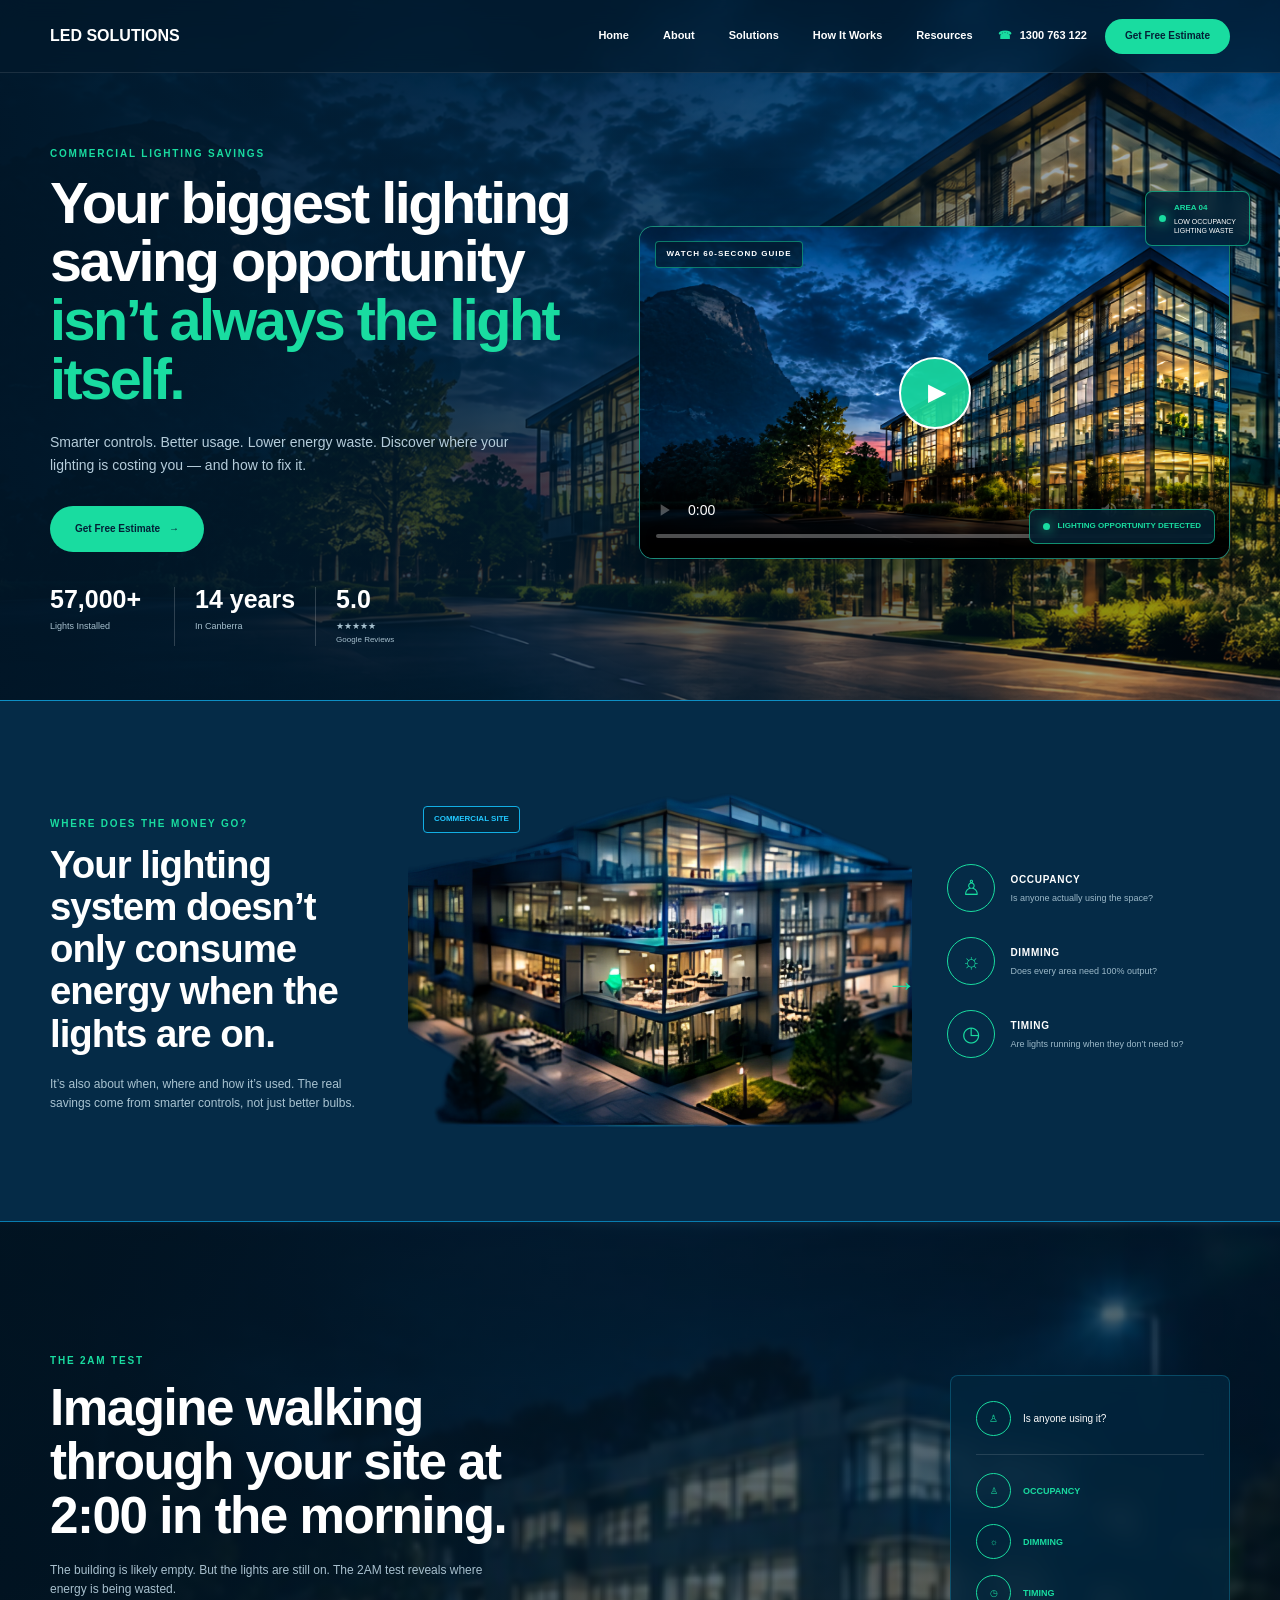
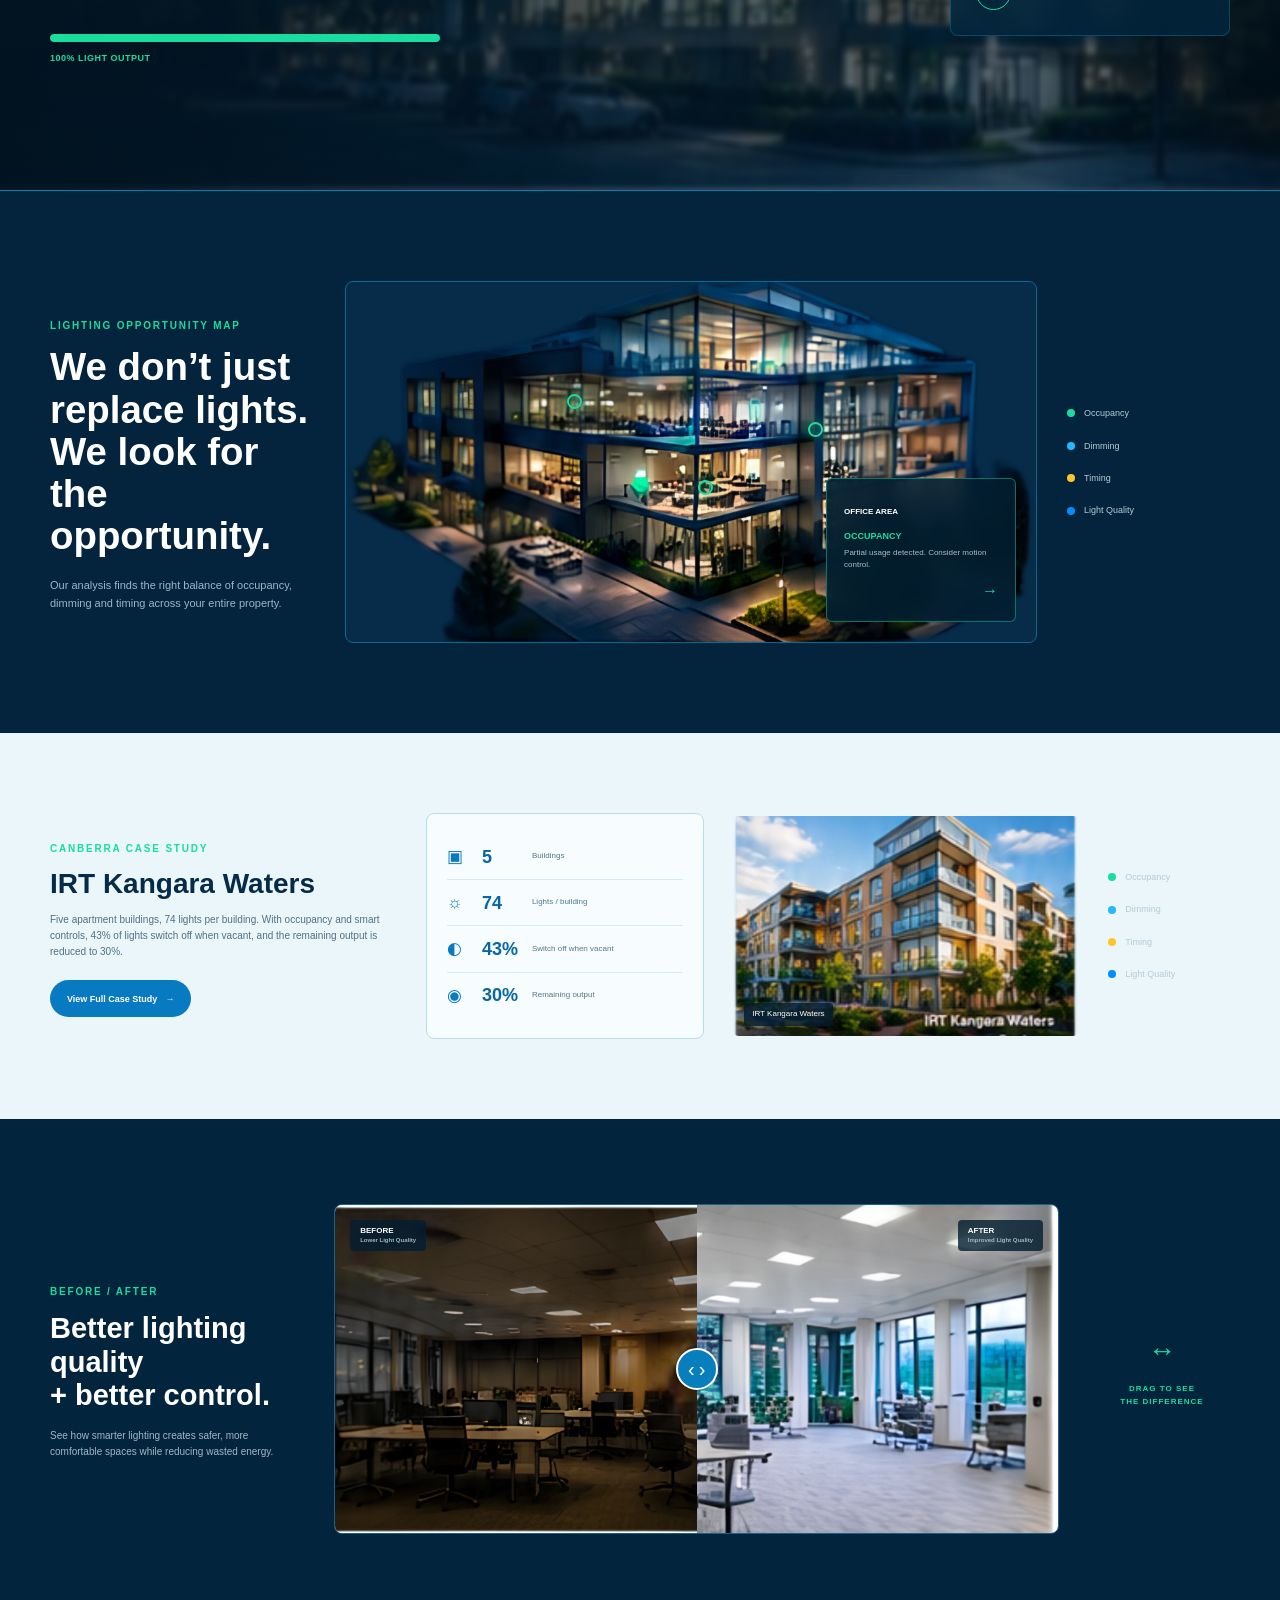
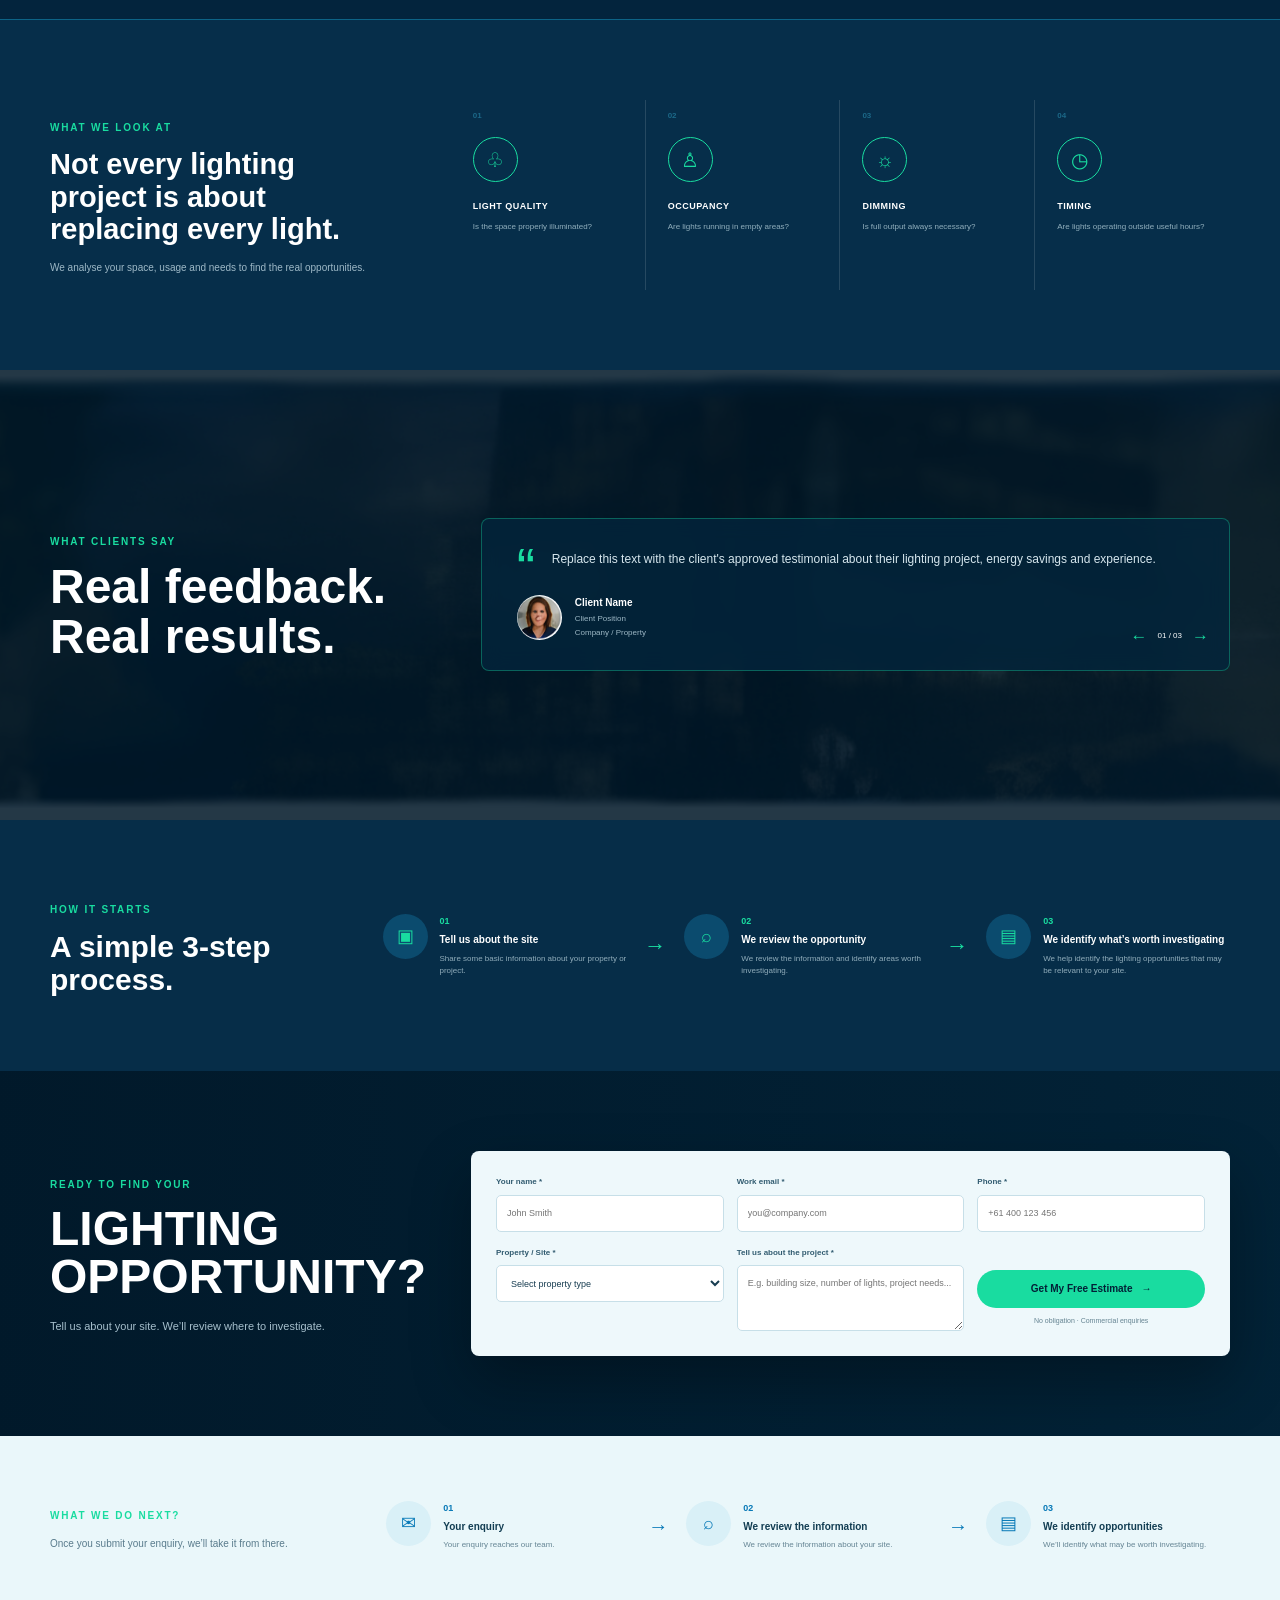
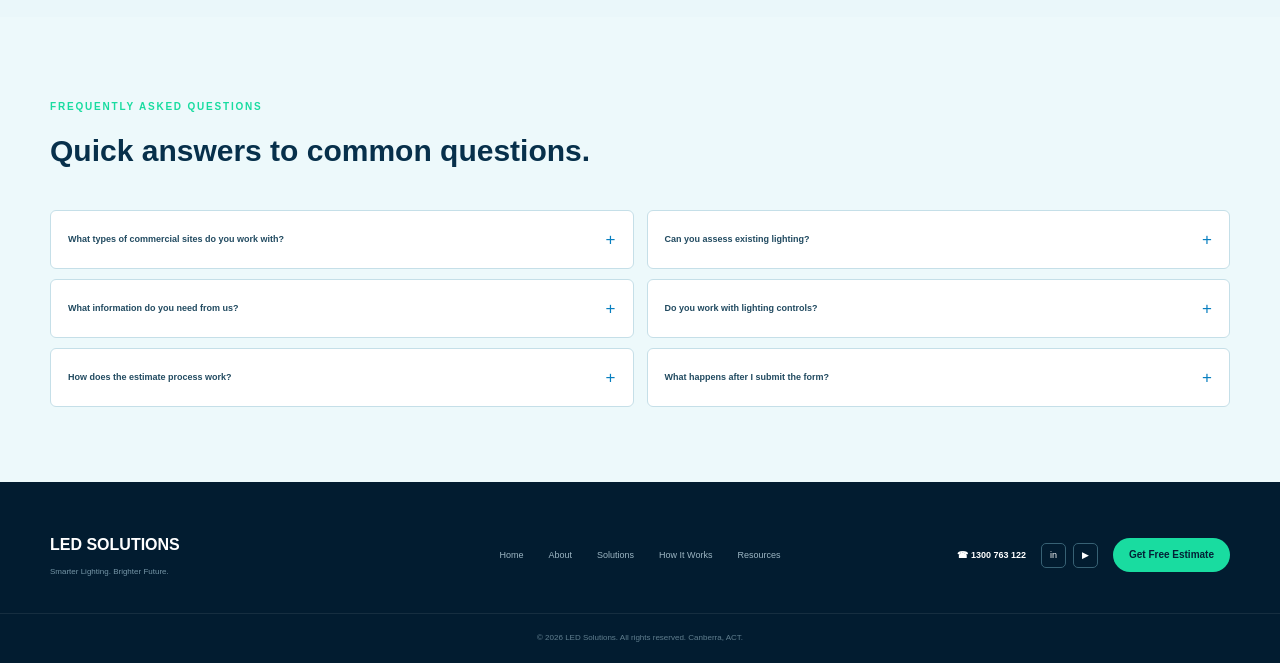
<file: Downlight Lead Page.html>
<!DOCTYPE html>
<html lang="en">
<head>
    <meta charset="UTF-8">
    <meta name="viewport" content="width=device-width, initial-scale=1.0">
    <meta name="description" content="Commercial lighting savings and LED lighting solutions for Australian businesses.">
    <title>Commercial Lighting Savings | LED Solutions</title>
    <link rel="stylesheet" href="css/Downlight_Lead_Page.css">
</head>
<body>

    <!-- === HEADER === -->
    <header class="site-header">
        <div class="container header-container">
            <a href="Downlight Lead Page.html" class="site-logo">
                <b>LED SOLUTIONS</b>
            </a>

            <nav class="main-navigation">
                <a href="Downlight Lead Page.html">Home</a>
                <a href="#about">About</a>
                <a href="#solutions">Solutions</a>
                <a href="#process">How It Works</a>
                <a href="#faq">Resources</a>
            </nav>

            <div class="header-actions">
                <a href="tel:1300763122" class="header-phone">
                    <span class="phone-icon">☎</span>
                    1300 763 122
                </a>
                <a href="#estimate" class="header-cta">Get Free Estimate</a>
            </div>

            <button class="menu-toggle" type="button" aria-label="Open navigation">
                ☰
            </button>
        </div>
    </header>

    <main>

        <!-- === 01 HERO === -->
        <section class="hero-section" id="hero">
            <div class="hero-background">
                <img src="image/13.png" alt="Commercial building at night">
            </div>

            <div class="hero-overlay"></div>

            <div class="container hero-container">
                <div class="hero-content">
                    <span class="section-label">COMMERCIAL LIGHTING SAVINGS</span>

                    <h1>
                        Your biggest lighting
                        saving opportunity
                        <span>isn’t always the light itself.</span>
                    </h1>

                    <p class="hero-description">
                        Smarter controls. Better usage. Lower energy waste.
                        Discover where your lighting is costing you — and how to fix it.
                    </p>

                    <a href="#estimate" class="primary-button">
                        Get Free Estimate
                        <span>→</span>
                    </a>

                    <div class="hero-stats">
                        <div class="hero-stat">
                            <strong>57,000+</strong>
                            <span>Lights Installed</span>
                        </div>

                        <div class="hero-stat">
                            <strong>14 years</strong>
                            <span>In Canberra</span>
                        </div>

                        <div class="hero-stat">
                            <strong>5.0</strong>
                            <span>★★★★★</span>
                            <small>Google Reviews</small>
                        </div>
                    </div>
                </div>

                <div class="hero-media">
                    <div class="hero-video">
                        <video
                            class="hero-video-player"
                            preload="metadata"
                            poster="image/13.png"
                            controls>
                            <source src="videos/commercial_led_lighting_retrofit_60s.mp4" type="video/mp4">
                            Your browser does not support HTML5 video.
                        </video>

                        <button class="video-play-button" type="button" aria-label="Play video">
                            ▶
                        </button>

                        <div class="video-label">
                            WATCH 60-SECOND GUIDE
                        </div>
                    </div>

                    <div class="hero-hotspot hero-hotspot-top">
                        <span class="hotspot-dot"></span>
                        <div>
                            <strong>AREA 04</strong>
                            <small>LOW OCCUPANCY<br>LIGHTING WASTE</small>
                        </div>
                    </div>

                    <div class="hero-hotspot hero-hotspot-bottom">
                        <span class="hotspot-dot"></span>
                        <span>LIGHTING OPPORTUNITY DETECTED</span>
                    </div>
                </div>
            </div>
        </section>

        <!-- === 02 WHERE DOES THE MONEY GO === -->
        <section class="money-section" id="about">
            <div class="container money-container">
                <div class="money-content">
                    <span class="section-label">WHERE DOES THE MONEY GO?</span>

                    <h2>
                        Your lighting system doesn’t only consume energy when the lights are on.
                    </h2>

                    <p>
                        It’s also about when, where and how it’s used.
                        The real savings come from smarter controls, not just better bulbs.
                    </p>
                </div>

                <div class="money-visual">
                    <span class="visual-label">COMMERCIAL SITE</span>

                    <img src="image/12.png" alt="Commercial building lighting system">

                    <div class="visual-arrow">→</div>
                </div>

                <div class="money-controls">
                    <article class="control-item">
                        <div class="control-icon">♙</div>
                        <div>
                            <h3>OCCUPANCY</h3>
                            <p>Is anyone actually using the space?</p>
                        </div>
                    </article>

                    <article class="control-item">
                        <div class="control-icon">☼</div>
                        <div>
                            <h3>DIMMING</h3>
                            <p>Does every area need 100% output?</p>
                        </div>
                    </article>

                    <article class="control-item">
                        <div class="control-icon">◷</div>
                        <div>
                            <h3>TIMING</h3>
                            <p>Are lights running when they don’t need to?</p>
                        </div>
                    </article>
                </div>
            </div>
        </section>

        <!-- === 03 THE 2AM TEST === -->
        <section class="two-am-section">
            <div class="two-am-background">
                <img src="image/Screenshot 2026-09-22 003347.png" alt="Commercial building at night">
            </div>

            <div class="two-am-overlay"></div>

            <div class="container two-am-container">
                <div class="two-am-content">
                    <span class="section-label">THE 2AM TEST</span>

                    <h2>
                        Imagine walking through your site at 2:00 in the morning.
                    </h2>

                    <p>
                        The building is likely empty. But the lights are still on.
                        The 2AM test reveals where energy is being wasted.
                    </p>

                    <div class="output-meter">
                        <div class="output-meter-bar">
                            <span></span>
                        </div>
                        <strong>100% LIGHT OUTPUT</strong>
                    </div>
                </div>

                <div class="two-am-panel">
                    <div class="test-question">
                        <span class="test-icon">♙</span>
                        <span>Is anyone using it?</span>
                    </div>

                    <div class="test-step">
                        <span class="test-icon">♙</span>
                        <strong>OCCUPANCY</strong>
                    </div>

                    <div class="test-step">
                        <span class="test-icon">☼</span>
                        <strong>DIMMING</strong>
                    </div>

                    <div class="test-step">
                        <span class="test-icon">◷</span>
                        <strong>TIMING</strong>
                    </div>
                </div>
            </div>
        </section>

        <!-- === 04 LIGHTING OPPORTUNITY MAP === -->
        <section class="opportunity-section" id="solutions">
            <div class="container opportunity-container">
                <div class="opportunity-content">
                    <span class="section-label">LIGHTING OPPORTUNITY MAP</span>

                    <h2>
                        We don’t just replace lights.<br>
                        We look for the opportunity.
                    </h2>

                    <p>
                        Our analysis finds the right balance of occupancy,
                        dimming and timing across your entire property.
                    </p>
                </div>

                <div class="opportunity-map">
                    <img src="image/12.png" alt="Commercial lighting opportunity map">

                    <div class="map-hotspot hotspot-one">
                        <span></span>
                    </div>

                    <div class="map-hotspot hotspot-two">
                        <span></span>
                    </div>

                    <div class="map-hotspot hotspot-three">
                        <span></span>
                    </div>

                    <div class="map-hotspot hotspot-four">
                        <span></span>
                    </div>

                    <div class="map-info-card">
                        <span>OFFICE AREA</span>
                        <h3>OCCUPANCY</h3>
                        <p>
                            Partial usage detected.
                            Consider motion control.
                        </p>
                        <span class="card-arrow">→</span>
                    </div>
                </div>

                <div class="map-legend">
                    <div>
                        <span class="legend-dot occupancy"></span>
                        Occupancy
                    </div>

                    <div>
                        <span class="legend-dot dimming"></span>
                        Dimming
                    </div>

                    <div>
                        <span class="legend-dot timing"></span>
                        Timing
                    </div>

                    <div>
                        <span class="legend-dot quality"></span>
                        Light Quality
                    </div>
                </div>
            </div>
        </section>

        <!-- === 05 CANBERRA CASE STUDY === -->
        <section class="case-study-section">
            <div class="container case-study-container">
                <div class="case-study-intro">
                    <span class="section-label">CANBERRA CASE STUDY</span>

                    <h2>IRT Kangara Waters</h2>

                    <p>
                        Five apartment buildings, 74 lights per building.
                        With occupancy and smart controls, 43% of lights switch off
                        when vacant, and the remaining output is reduced to 30%.
                    </p>

                    <a href="#" class="secondary-button">
                        View Full Case Study
                        <span>→</span>
                    </a>
                </div>

                <div class="case-study-metrics">
                    <div class="metric-item">
                        <span class="metric-icon">▣</span>
                        <strong>5</strong>
                        <small>Buildings</small>
                    </div>

                    <div class="metric-item">
                        <span class="metric-icon">☼</span>
                        <strong>74</strong>
                        <small>Lights / building</small>
                    </div>

                    <div class="metric-item">
                        <span class="metric-icon">◐</span>
                        <strong>43%</strong>
                        <small>Switch off when vacant</small>
                    </div>

                    <div class="metric-item">
                        <span class="metric-icon">◉</span>
                        <strong>30%</strong>
                        <small>Remaining output</small>
                    </div>
                </div>

                <div class="case-study-image">
                    <img src="image/Desain tanpa judul (7).png" alt="IRT Kangara Waters">
                    <span>IRT Kangara Waters</span>
                </div>

                <div class="case-study-legend">
                    <div>
                        <span class="legend-dot occupancy"></span>
                        Occupancy
                    </div>

                    <div>
                        <span class="legend-dot dimming"></span>
                        Dimming
                    </div>

                    <div>
                        <span class="legend-dot timing"></span>
                        Timing
                    </div>

                    <div>
                        <span class="legend-dot quality"></span>
                        Light Quality
                    </div>
                </div>
            </div>
        </section>

        <!-- === 06 BEFORE AFTER === -->
        <section class="before-after-section">
            <div class="container before-after-container">
                <div class="before-after-content">
                    <span class="section-label">BEFORE / AFTER</span>

                    <h2>
                        Better lighting quality<br>
                        + better control.
                    </h2>

                    <p>
                        See how smarter lighting creates safer,
                        more comfortable spaces while reducing wasted energy.
                    </p>
                </div>

                <div class="before-after-visual">
                    <div class="after-image">
                        <img src="image/Desain tanpa judul (8).png" alt="After lighting improvement">
                        <span class="image-label after-label">
                            AFTER<br>
                            <small>Improved Light Quality</small>
                        </span>
                    </div>

                    <div class="before-image">
                        <img src="image/Desain tanpa judul (9).png" alt="Before lighting improvement">
                        <span class="image-label before-label">
                            BEFORE<br>
                            <small>Lower Light Quality</small>
                        </span>
                    </div>

                    <button class="comparison-handle" type="button" aria-label="Compare before and after">
                        <span>‹</span>
                        <span>›</span>
                    </button>
                </div>

                <div class="comparison-instruction">
                    <strong>↔</strong>
                    <span>DRAG TO SEE<br>THE DIFFERENCE</span>
                </div>
            </div>
        </section>

        <!-- === 07 WHAT WE LOOK AT === -->
        <section class="look-section">
            <div class="container look-container">
                <div class="look-intro">
                    <span class="section-label">WHAT WE LOOK AT</span>

                    <h2>
                        Not every lighting project is about replacing every light.
                    </h2>

                    <p>
                        We analyse your space, usage and needs
                        to find the real opportunities.
                    </p>
                </div>

                <div class="look-grid">
                    <article class="look-item">
                        <span class="look-number">01</span>
                        <div class="look-icon">♧</div>
                        <h3>LIGHT QUALITY</h3>
                        <p>Is the space properly illuminated?</p>
                    </article>

                    <article class="look-item">
                        <span class="look-number">02</span>
                        <div class="look-icon">♙</div>
                        <h3>OCCUPANCY</h3>
                        <p>Are lights running in empty areas?</p>
                    </article>

                    <article class="look-item">
                        <span class="look-number">03</span>
                        <div class="look-icon">☼</div>
                        <h3>DIMMING</h3>
                        <p>Is full output always necessary?</p>
                    </article>

                    <article class="look-item">
                        <span class="look-number">04</span>
                        <div class="look-icon">◷</div>
                        <h3>TIMING</h3>
                        <p>Are lights operating outside useful hours?</p>
                    </article>
                </div>
            </div>
        </section>

        <!-- === 08 TESTIMONIAL === -->
        <section class="testimonial-section">
            <div class="testimonial-background">
                <img src="image/1.png" alt="Commercial property">
            </div>

            <div class="testimonial-overlay"></div>

            <div class="container testimonial-container">
                <div class="testimonial-heading">
                    <span class="section-label">WHAT CLIENTS SAY</span>

                    <h2>
                        Real feedback.<br>
                        Real results.
                    </h2>
                </div>

                <div class="testimonial-card">
                    <div class="testimonial-quote">
                        <span class="quote-mark">“</span>

                        <blockquote>
                            Replace this text with the client's approved testimonial
                            about their lighting project, energy savings and experience.
                        </blockquote>
                    </div>

                    <div class="testimonial-person">
                        <img src="image/Desain tanpa judul (10).png" alt="Client representative">

                        <div>
                            <strong>Client Name</strong>
                            <span>Client Position</span>
                            <small>Company / Property</small>
                        </div>
                    </div>

                    <div class="testimonial-controls">
                        <button type="button" aria-label="Previous testimonial">←</button>
                        <span>01 / 03</span>
                        <button type="button" aria-label="Next testimonial">→</button>
                    </div>
                </div>
            </div>
        </section>

        <!-- === 09 HOW IT STARTS === -->
        <section class="process-section" id="process">
            <div class="container process-container">
                <div class="process-heading">
                    <span class="section-label">HOW IT STARTS</span>

                    <h2>A simple 3-step process.</h2>
                </div>

                <div class="process-list">
                    <article class="process-item">
                        <div class="process-icon">▣</div>

                        <div class="process-number">01</div>

                        <div class="process-content">
                            <h3>Tell us about the site</h3>
                            <p>
                                Share some basic information
                                about your property or project.
                            </p>
                        </div>
                    </article>

                    <div class="process-arrow">→</div>

                    <article class="process-item">
                        <div class="process-icon">⌕</div>

                        <div class="process-number">02</div>

                        <div class="process-content">
                            <h3>We review the opportunity</h3>
                            <p>
                                We review the information
                                and identify areas worth investigating.
                            </p>
                        </div>
                    </article>

                    <div class="process-arrow">→</div>

                    <article class="process-item">
                        <div class="process-icon">▤</div>

                        <div class="process-number">03</div>

                        <div class="process-content">
                            <h3>We identify what’s worth investigating</h3>
                            <p>
                                We help identify the lighting opportunities
                                that may be relevant to your site.
                            </p>
                        </div>
                    </article>
                </div>
            </div>
        </section>

        <!-- === 10 ESTIMATE FORM === -->
        <section class="estimate-section" id="estimate">
            <div class="estimate-background"></div>

            <div class="estimate-overlay"></div>

            <div class="container estimate-container">
                <div class="estimate-content">
                    <span class="section-label">READY TO FIND YOUR</span>

                    <h2>LIGHTING OPPORTUNITY?</h2>

                    <p>
                        Tell us about your site.
                        We’ll review where to investigate.
                    </p>
                </div>

                <form class="estimate-form" action="#" method="POST">
                    <div class="form-row">
                        <div class="form-group">
                            <label for="name">Your name *</label>
                            <input
                                type="text"
                                id="name"
                                name="name"
                                placeholder="John Smith"
                                required>
                        </div>

                        <div class="form-group">
                            <label for="email">Work email *</label>
                            <input
                                type="email"
                                id="email"
                                name="email"
                                placeholder="you@company.com"
                                required>
                        </div>

                        <div class="form-group">
                            <label for="phone">Phone *</label>
                            <input
                                type="tel"
                                id="phone"
                                name="phone"
                                placeholder="+61 400 123 456"
                                required>
                        </div>
                    </div>

                    <div class="form-row">
                        <div class="form-group">
                            <label for="property">Property / Site *</label>
                            <select id="property" name="property" required>
                                <option value="">Select property type</option>
                                <option value="office">Office</option>
                                <option value="retail">Retail</option>
                                <option value="hotel">Hotel</option>
                                <option value="industrial">Industrial</option>
                                <option value="aged-care">Aged Care</option>
                                <option value="apartment">Apartment / Residential</option>
                                <option value="other">Other</option>
                            </select>
                        </div>

                        <div class="form-group form-group-large">
                            <label for="project">Tell us about the project *</label>
                            <textarea
                                id="project"
                                name="project"
                                rows="3"
                                placeholder="E.g. building size, number of lights, project needs..."></textarea>
                        </div>

                        <div class="form-submit">
                            <button type="submit" class="primary-button">
                                Get My Free Estimate
                                <span>→</span>
                            </button>

                            <small>No obligation · Commercial enquiries</small>
                        </div>
                    </div>
                </form>
            </div>
        </section>

        <!-- === 11 WHAT HAPPENS NEXT === -->
        <section class="next-section">
            <div class="container next-container">
                <div class="next-heading">
                    <span class="section-label">WHAT WE DO NEXT?</span>

                    <p>
                        Once you submit your enquiry,
                        we’ll take it from there.
                    </p>
                </div>

                <div class="next-list">
                    <article class="next-item">
                        <div class="next-icon">✉</div>

                        <div class="next-number">01</div>

                        <div>
                            <h3>Your enquiry</h3>
                            <p>Your enquiry reaches our team.</p>
                        </div>
                    </article>

                    <div class="next-arrow">→</div>

                    <article class="next-item">
                        <div class="next-icon">⌕</div>

                        <div class="next-number">02</div>

                        <div>
                            <h3>We review the information</h3>
                            <p>We review the information about your site.</p>
                        </div>
                    </article>

                    <div class="next-arrow">→</div>

                    <article class="next-item">
                        <div class="next-icon">▤</div>

                        <div class="next-number">03</div>

                        <div>
                            <h3>We identify opportunities</h3>
                            <p>
                                We’ll identify what may be
                                worth investigating.
                            </p>
                        </div>
                    </article>
                </div>
            </div>
        </section>

        <!-- === 12 FAQ === -->
        <section class="faq-section" id="faq">
            <div class="container faq-container">
                <div class="faq-heading">
                    <span class="section-label">FREQUENTLY ASKED QUESTIONS</span>

                    <h2>Quick answers to common questions.</h2>
                </div>

                <div class="faq-grid">
                    <div class="faq-column">
                        <details class="faq-item">
                            <summary>
                                What types of commercial sites do you work with?
                                <span>+</span>
                            </summary>
                            <div class="faq-answer">
                                <p>
                                    Add the approved client answer here.
                                </p>
                            </div>
                        </details>

                        <details class="faq-item">
                            <summary>
                                What information do you need from us?
                                <span>+</span>
                            </summary>
                            <div class="faq-answer">
                                <p>
                                    Add the approved client answer here.
                                </p>
                            </div>
                        </details>

                        <details class="faq-item">
                            <summary>
                                How does the estimate process work?
                                <span>+</span>
                            </summary>
                            <div class="faq-answer">
                                <p>
                                    Add the approved client answer here.
                                </p>
                            </div>
                        </details>
                    </div>

                    <div class="faq-column">
                        <details class="faq-item">
                            <summary>
                                Can you assess existing lighting?
                                <span>+</span>
                            </summary>
                            <div class="faq-answer">
                                <p>
                                    Add the approved client answer here.
                                </p>
                            </div>
                        </details>

                        <details class="faq-item">
                            <summary>
                                Do you work with lighting controls?
                                <span>+</span>
                            </summary>
                            <div class="faq-answer">
                                <p>
                                    Add the approved client answer here.
                                </p>
                            </div>
                        </details>

                        <details class="faq-item">
                            <summary>
                                What happens after I submit the form?
                                <span>+</span>
                            </summary>
                            <div class="faq-answer">
                                <p>
                                    Add the approved client answer here.
                                </p>
                            </div>
                        </details>
                    </div>
                </div>
            </div>
        </section>

    </main>

    <!-- === FOOTER === -->
    <footer class="site-footer">
        <div class="container footer-container">
            <div class="footer-brand">
                <a href="Downlight Lead Page.html" class="site-logo">
                    <b>LED SOLUTIONS</b>
                </a>

                <p>
                    Smarter Lighting. Brighter Future.
                </p>
            </div>

            <nav class="footer-navigation">
                <a href="Downlight Lead Page.html">Home</a>
                <a href="#about">About</a>
                <a href="#solutions">Solutions</a>
                <a href="#process">How It Works</a>
                <a href="#faq">Resources</a>
            </nav>

            <div class="footer-contact">
                <a href="tel:1300763122">☎ 1300 763 122</a>

                <div class="footer-socials">
                    <a href="#" aria-label="LinkedIn">in</a>
                    <a href="#" aria-label="YouTube">▶</a>
                </div>

                <a href="#estimate" class="footer-cta">
                    Get Free Estimate
                </a>
            </div>
        </div>

        <div class="footer-bottom">
            <p>
                © 2026 LED Solutions. All rights reserved. Canberra, ACT.
            </p>
        </div>
    </footer>

</body>
<script src="javascript/Downlight_Lead_Page.js"></script>
</html>
</file>
<file: css/Downlight_Lead_Page.css>
/* === RESET === */
* {
    margin: 0;
    padding: 0;
    box-sizing: border-box;
}
html {
    scroll-behavior: smooth;
}
body {
    font-family: Arial, Helvetica, sans-serif;
    background: #031b2d;
    color: #ffffff;
    line-height: 1.6;
    overflow-x: hidden;
}
img {
    display: block;
    width: 100%;
}
a {
    color: inherit;
    text-decoration: none;
}
button,
input,
select,
textarea {
    font: inherit;
}
button {
    cursor: pointer;
}
.container {
    width: min(1180px, calc(100% - 60px));
    margin: 0 auto;
}
.section-label {
    display: inline-block;
    margin-bottom: 12px;
    color: #19dca0;
    font-size: 10px;
    font-weight: 800;
    letter-spacing: 1.8px;
}
h1,
h2,
h3,
p {
    margin: 0;
}

/* === HEADER === */
.site-header {
    position: absolute;
    top: 0;
    left: 0;
    z-index: 100;
    width: 100%;
    border-bottom: 1px solid rgba(255, 255, 255, 0.1);
    background: rgba(2, 25, 43, 0.65);
    backdrop-filter: blur(12px);
}
.header-container {
    display: flex;
    align-items: center;
    justify-content: space-between;
    min-height: 72px;
    gap: 25px;
}
.site-logo {
    display: flex;
    align-items: center;
    flex-shrink: 0;
}
.site-logo img {
    width: 155px;
    height: auto;
}
.main-navigation {
    display: flex;
    align-items: center;
    justify-content: center;
    gap: 34px;
    margin-left: auto;
}
.main-navigation a {
    position: relative;
    color: #ffffff;
    font-size: 11px;
    font-weight: 600;
    transition: color 0.3s ease;
}
.main-navigation a::after {
    position: absolute;
    content: "";
    left: 0;
    bottom: -7px;
    width: 0;
    height: 2px;
    background: #19dca0;
    transition: width 0.3s ease;
}
.main-navigation a:hover {
    color: #19dca0;
}
.main-navigation a:hover::after {
    width: 100%;
}
.header-actions {
    display: flex;
    align-items: center;
    gap: 18px;
}
.header-phone {
    color: #ffffff;
    font-size: 11px;
    font-weight: 700;
    white-space: nowrap;
}
.phone-icon {
    margin-right: 5px;
    color: #19dca0;
}
.header-cta,
.primary-button,
.footer-cta {
    display: inline-flex;
    align-items: center;
    justify-content: center;
    gap: 9px;
    border-radius: 30px;
    background: #19dca0;
    color: #032036;
    font-size: 10px;
    font-weight: 800;
    white-space: nowrap;
    transition: transform 0.3s ease, background 0.3s ease, box-shadow 0.3s ease;
}
.header-cta {
    min-height: 35px;
    padding: 0 20px;
}
.header-cta:hover,
.primary-button:hover,
.footer-cta:hover {
    background: #43efb9;
    box-shadow: 0 10px 30px rgba(25, 220, 160, 0.25);
    transform: translateY(-2px);
}
.menu-toggle {
    display: none;
    width: 40px;
    height: 40px;
    border: 1px solid rgba(255, 255, 255, 0.2);
    border-radius: 8px;
    background: rgba(255, 255, 255, 0.08);
    color: #ffffff;
    font-size: 20px;
}

/* === HERO === */
.hero-section {
    position: relative;
    min-height: 700px;
    display: flex;
    align-items: center;
    overflow: hidden;
    background: #031d31;
}
.hero-background,
.hero-overlay {
    position: absolute;
    inset: 0;
}
.hero-background img {
    width: 100%;
    height: 100%;
    object-fit: cover;
}
.hero-overlay {
    background: linear-gradient(90deg, rgba(1, 22, 39, 0.94) 0%, rgba(2, 30, 50, 0.75) 43%, rgba(0, 19, 34, 0.25) 100%);
}
.hero-container {
    position: relative;
    z-index: 2;
    display: grid;
    grid-template-columns: 0.95fr 1.05fr;
    align-items: center;
    gap: 55px;
    padding-top: 85px;
}
.hero-content {
    max-width: 570px;
}
.hero-content h1 {
    max-width: 600px;
    color: #ffffff;
    font-size: clamp(40px, 4.5vw, 65px);
    font-weight: 800;
    line-height: 1.02;
    letter-spacing: -2.5px;
}
.hero-content h1 span {
    display: block;
    color: #19dca0;
}
.hero-description {
    max-width: 470px;
    margin-top: 22px;
    color: #b5ccda;
    font-size: 14px;
    line-height: 1.7;
}
.primary-button {
    min-height: 46px;
    margin-top: 28px;
    padding: 0 25px;
}
.hero-stats {
    display: flex;
    align-items: stretch;
    margin-top: 35px;
}
.hero-stat {
    min-width: 125px;
    padding: 0 20px;
    border-right: 1px solid rgba(255, 255, 255, 0.18);
}
.hero-stat:first-child {
    padding-left: 0;
}
.hero-stat:last-child {
    border-right: none;
}
.hero-stat strong {
    display: block;
    color: #ffffff;
    font-size: 25px;
    line-height: 1;
}
.hero-stat span {
    display: block;
    margin-top: 7px;
    color: #a7c0ce;
    font-size: 9px;
}
.hero-stat small {
    display: block;
    color: #a7c0ce;
    font-size: 8px;
}
.hero-media {
    position: relative;
}
.hero-video {
    position: relative;
    overflow: hidden;
    width: 100%;
    border: 1px solid rgba(44, 221, 170, 0.55);
    border-radius: 14px;
    background: #06253d;
    box-shadow: 0 30px 80px rgba(0, 0, 0, 0.4);
}
.hero-video-player {
    display: block;
    width: 100%;
    aspect-ratio: 16 / 9;
    object-fit: cover;
}
.video-play-button {
    position: absolute;
    top: 50%;
    left: 50%;
    z-index: 3;
    display: flex;
    align-items: center;
    justify-content: center;
    width: 72px;
    height: 72px;
    padding-left: 4px;
    border: 2px solid #ffffff;
    border-radius: 50%;
    background: rgba(25, 220, 160, 0.9);
    color: #ffffff;
    font-size: 24px;
    transform: translate(-50%, -50%);
    transition: 0.3s ease;
}
.video-play-button:hover {
    background: #19dca0;
    transform: translate(-50%, -50%) scale(1.08);
}
.video-label {
    position: absolute;
    top: 14px;
    left: 15px;
    z-index: 2;
    padding: 6px 10px;
    border: 1px solid rgba(25, 220, 160, 0.5);
    border-radius: 4px;
    background: rgba(2, 25, 43, 0.75);
    color: #ffffff;
    font-size: 8px;
    font-weight: 800;
    letter-spacing: 1px;
}
.hero-hotspot {
    position: absolute;
    display: flex;
    align-items: center;
    gap: 8px;
    padding: 10px 13px;
    border: 1px solid rgba(25, 220, 160, 0.6);
    border-radius: 7px;
    background: rgba(2, 31, 50, 0.82);
    box-shadow: 0 10px 30px rgba(0, 0, 0, 0.25);
    backdrop-filter: blur(8px);
}
.hero-hotspot-top {
    top: -35px;
    right: -20px;
}
.hero-hotspot-bottom {
    right: 15px;
    bottom: 15px;
    color: #19dca0;
    font-size: 8px;
    font-weight: 800;
}
.hotspot-dot {
    width: 7px;
    height: 7px;
    flex-shrink: 0;
    border-radius: 50%;
    background: #19dca0;
    box-shadow: 0 0 12px #19dca0;
}
.hero-hotspot strong {
    display: block;
    color: #19dca0;
    font-size: 8px;
}
.hero-hotspot small {
    display: block;
    margin-top: 2px;
    color: #ffffff;
    font-size: 7px;
    line-height: 1.3;
}

/* === MONEY SECTION === */
.money-section {
    padding: 90px 0;
    border-top: 1px solid #0e8fc4;
    background: #052b47;
}
.money-container {
    display: grid;
    grid-template-columns: 0.8fr 1.25fr 0.7fr;
    align-items: center;
    gap: 35px;
}
.money-content h2 {
    color: #ffffff;
    font-size: clamp(28px, 3vw, 42px);
    line-height: 1.1;
    letter-spacing: -1px;
}
.money-content p {
    max-width: 390px;
    margin-top: 20px;
    color: #a9c3d1;
    font-size: 12px;
}
.money-visual {
    position: relative;
    overflow: hidden;
    border-radius: 8px;
}
.money-visual img {
    height: 340px;
    object-fit: cover;
}
.visual-label {
    position: absolute;
    top: 15px;
    left: 15px;
    z-index: 2;
    padding: 6px 10px;
    border: 1px solid #12aee4;
    border-radius: 4px;
    background: rgba(3, 35, 56, 0.8);
    color: #22c8ff;
    font-size: 8px;
    font-weight: 800;
}
.visual-arrow {
    position: absolute;
    right: -4px;
    top: 50%;
    color: #19dca0;
    font-size: 30px;
}
.money-controls {
    display: flex;
    flex-direction: column;
    gap: 25px;
}
.control-item {
    display: flex;
    align-items: center;
    gap: 15px;
}
.control-icon {
    display: flex;
    align-items: center;
    justify-content: center;
    width: 48px;
    height: 48px;
    flex-shrink: 0;
    border: 1px solid #19dca0;
    border-radius: 50%;
    color: #19dca0;
    font-size: 21px;
}
.control-item h3 {
    color: #ffffff;
    font-size: 10px;
    letter-spacing: 0.7px;
}
.control-item p {
    margin-top: 4px;
    color: #9bb8c8;
    font-size: 9px;
    line-height: 1.4;
}

/* === 2AM TEST === */
.two-am-section {
    position: relative;
    min-height: 570px;
    display: flex;
    align-items: center;
    overflow: hidden;
    border-top: 1px solid #087db0;
    border-bottom: 1px solid #087db0;
}
.two-am-background,
.two-am-overlay {
    position: absolute;
    inset: 0;
}
.two-am-background img {
    width: 100%;
    height: 100%;
    object-fit: cover;
}
.two-am-overlay {
    background: linear-gradient(90deg, rgba(1, 19, 33, 0.95) 0%, rgba(2, 27, 44, 0.65) 55%, rgba(0, 18, 31, 0.65) 100%);
}
.two-am-container {
    position: relative;
    z-index: 2;
    display: flex;
    align-items: center;
    justify-content: space-between;
    gap: 70px;
}
.two-am-content {
    max-width: 490px;
}
.two-am-content h2 {
    color: #ffffff;
    font-size: clamp(32px, 4vw, 53px);
    line-height: 1.05;
    letter-spacing: -1.5px;
}
.two-am-content p {
    max-width: 450px;
    margin-top: 18px;
    color: #a8c0ce;
    font-size: 12px;
}
.output-meter {
    margin-top: 35px;
}
.output-meter-bar {
    overflow: hidden;
    width: 390px;
    max-width: 100%;
    height: 8px;
    border-radius: 20px;
    background: #123d55;
}
.output-meter-bar span {
    display: block;
    width: 100%;
    height: 100%;
    border-radius: inherit;
    background: #19dca0;
    box-shadow: 0 0 15px rgba(25, 220, 160, 0.5);
}
.output-meter strong {
    display: block;
    margin-top: 9px;
    color: #19dca0;
    font-size: 9px;
    letter-spacing: 0.5px;
}
.two-am-panel {
    width: 280px;
    padding: 25px;
    border: 1px solid rgba(30, 193, 238, 0.25);
    border-radius: 8px;
    background: rgba(2, 37, 61, 0.85);
    backdrop-filter: blur(10px);
}
.test-question,
.test-step {
    display: flex;
    align-items: center;
    gap: 12px;
}
.test-question {
    padding-bottom: 18px;
    margin-bottom: 18px;
    border-bottom: 1px solid rgba(255, 255, 255, 0.12);
    color: #ffffff;
    font-size: 10px;
}
.test-step {
    margin-top: 16px;
    color: #19dca0;
    font-size: 9px;
}
.test-icon {
    display: flex;
    align-items: center;
    justify-content: center;
    width: 35px;
    height: 35px;
    flex-shrink: 0;
    border: 1px solid #19dca0;
    border-radius: 50%;
    color: #19dca0;
}

/* === OPPORTUNITY MAP === */
.opportunity-section {
    padding: 90px 0;
    background: #03243c;
}
.opportunity-container {
    display: grid;
    grid-template-columns: 0.65fr 1.7fr 0.4fr;
    align-items: center;
    gap: 30px;
}
.opportunity-content h2 {
    color: #ffffff;
    font-size: clamp(28px, 3vw, 40px);
    line-height: 1.1;
}
.opportunity-content p {
    margin-top: 20px;
    color: #9bb8c8;
    font-size: 11px;
}
.opportunity-map {
    position: relative;
    overflow: hidden;
    min-height: 360px;
    border: 1px solid #0c6992;
    border-radius: 8px;
    background: #062c49;
}
.opportunity-map img {
    width: 100%;
    height: 360px;
    object-fit: cover;
}
.map-hotspot {
    position: absolute;
    width: 15px;
    height: 15px;
    border: 2px solid #19dca0;
    border-radius: 50%;
    background: rgba(25, 220, 160, 0.2);
    box-shadow: 0 0 18px rgba(25, 220, 160, 0.6);
}
.hotspot-one {
    top: 31%;
    left: 32%;
}
.hotspot-two {
    top: 55%;
    left: 51%;
}
.hotspot-three {
    top: 39%;
    left: 67%;
}
.hotspot-four {
    top: 70%;
    left: 75%;
}
.map-info-card {
    position: absolute;
    right: 20px;
    bottom: 20px;
    width: 190px;
    padding: 17px;
    border: 1px solid rgba(25, 220, 160, 0.45);
    border-radius: 6px;
    background: rgba(3, 30, 49, 0.9);
    backdrop-filter: blur(8px);
}
.map-info-card > span:first-child {
    color: #ffffff;
    font-size: 8px;
    font-weight: 800;
}
.map-info-card h3 {
    margin-top: 7px;
    color: #19dca0;
    font-size: 9px;
}
.map-info-card p {
    margin-top: 4px;
    color: #a6becb;
    font-size: 8px;
    line-height: 1.5;
}
.card-arrow {
    display: block;
    margin-top: 7px;
    color: #19dca0;
    text-align: right;
}
.map-legend,
.case-study-legend {
    display: flex;
    flex-direction: column;
    gap: 18px;
}
.map-legend div,
.case-study-legend div {
    display: flex;
    align-items: center;
    gap: 9px;
    color: #b4cbd6;
    font-size: 9px;
}
.legend-dot {
    width: 8px;
    height: 8px;
    flex-shrink: 0;
    border-radius: 50%;
}
.legend-dot.occupancy {
    background: #19dca0;
}
.legend-dot.dimming {
    background: #24b9ff;
}
.legend-dot.timing {
    background: #ffc52e;
}
.legend-dot.quality {
    background: #008eff;
}

/* === CASE STUDY === */
.case-study-section {
    padding: 80px 0;
    background: #eaf6fa;
    color: #062a45;
}
.case-study-container {
    display: grid;
    grid-template-columns: 1fr 0.8fr 1fr 0.35fr;
    align-items: center;
    gap: 28px;
}
.case-study-intro h2 {
    color: #062b48;
    font-size: 28px;
    line-height: 1.1;
}
.case-study-intro p {
    margin-top: 12px;
    color: #517083;
    font-size: 10px;
    line-height: 1.6;
}
.secondary-button {
    display: inline-flex;
    align-items: center;
    gap: 8px;
    min-height: 37px;
    margin-top: 20px;
    padding: 0 17px;
    border-radius: 25px;
    background: #087ac1;
    color: #ffffff;
    font-size: 9px;
    font-weight: 800;
    transition: 0.3s ease;
}
.secondary-button:hover {
    background: #05639d;
    transform: translateY(-2px);
}
.case-study-metrics {
    padding: 20px;
    border: 1px solid #b8dce9;
    border-radius: 8px;
    background: #f7fcfe;
}
.metric-item {
    display: grid;
    grid-template-columns: 30px 45px 1fr;
    align-items: center;
    gap: 5px;
    padding: 9px 0;
    border-bottom: 1px solid #d8ebf2;
}
.metric-item:last-child {
    border-bottom: none;
}
.metric-icon {
    color: #087ac1;
    font-size: 17px;
}
.metric-item strong {
    color: #0867a3;
    font-size: 18px;
    line-height: 1;
}
.metric-item small {
    color: #52788d;
    font-size: 8px;
}
.case-study-image {
    position: relative;
    overflow: hidden;
    border-radius: 7px;
}
.case-study-image img {
    height: 220px;
    object-fit: cover;
}
.case-study-image span {
    position: absolute;
    bottom: 10px;
    left: 12px;
    padding: 5px 8px;
    border-radius: 3px;
    background: rgba(2, 27, 45, 0.8);
    color: #ffffff;
    font-size: 8px;
}

/* === BEFORE AFTER === */
.before-after-section {
    padding: 85px 0;
    background: #03243d;
}
.before-after-container {
    display: grid;
    grid-template-columns: 0.55fr 1.6fr 0.3fr;
    align-items: center;
    gap: 35px;
}
.before-after-content h2 {
    color: #ffffff;
    font-size: 29px;
    line-height: 1.15;
}
.before-after-content p {
    margin-top: 16px;
    color: #9eb9c7;
    font-size: 10px;
}
.before-after-visual {
    position: relative;
    overflow: hidden;
    min-height: 330px;
    border: 1px solid #176385;
    border-radius: 8px;
    background: #061f35;
    user-select: none;
}
.after-image,
.before-image {
    position: absolute;
    inset: 0;
    overflow: hidden;
}
.after-image {
    z-index: 1;
}
.before-image {
    z-index: 2;
    width: 50%;
}
.after-image img,
.before-image img {
    width: 100%;
    height: 330px;
    object-fit: cover;
}
.before-image img {
    width: 100%;
    max-width: none;
}
.image-label {
    position: absolute;
    top: 15px;
    padding: 6px 10px;
    border-radius: 4px;
    background: rgba(3, 29, 48, 0.8);
    color: #ffffff;
    font-size: 8px;
    font-weight: 800;
    line-height: 1.2;
}
.image-label small {
    color: #9db6c4;
    font-size: 6px;
}
.before-label {
    left: 15px;
}
.after-label {
    right: 15px;
}
.comparison-handle {
    position: absolute;
    top: 50%;
    left: 50%;
    z-index: 5;
    display: flex;
    align-items: center;
    justify-content: center;
    gap: 4px;
    width: 42px;
    height: 42px;
    padding: 0;
    border: 2px solid #ffffff;
    border-radius: 50%;
    background: #087ebc;
    color: #ffffff;
    font-size: 20px;
    transform: translate(-50%, -50%);
}
.comparison-handle span {
    line-height: 1;
}
.comparison-instruction {
    display: flex;
    flex-direction: column;
    align-items: center;
    gap: 10px;
    color: #19dca0;
    text-align: center;
}
.comparison-instruction strong {
    font-size: 28px;
}
.comparison-instruction span {
    font-size: 8px;
    font-weight: 800;
    letter-spacing: 1px;
}

/* === WHAT WE LOOK AT === */
.look-section {
    padding: 80px 0;
    border-top: 1px solid #0d6386;
    background: #062e4a;
}
.look-container {
    display: grid;
    grid-template-columns: 0.7fr 1.6fr;
    align-items: center;
    gap: 60px;
}
.look-intro h2 {
    color: #ffffff;
    font-size: 29px;
    line-height: 1.12;
}
.look-intro p {
    margin-top: 15px;
    color: #9eb9c7;
    font-size: 10px;
}
.look-grid {
    display: grid;
    grid-template-columns: repeat(4, 1fr);
}
.look-item {
    position: relative;
    min-height: 190px;
    padding: 0 22px;
    border-right: 1px solid rgba(255, 255, 255, 0.13);
}
.look-item:last-child {
    border-right: none;
}
.look-number {
    color: #1c6888;
    font-size: 8px;
    font-weight: 800;
}
.look-icon {
    display: flex;
    align-items: center;
    justify-content: center;
    width: 45px;
    height: 45px;
    margin: 12px 0 17px;
    border: 1px solid #19dca0;
    border-radius: 50%;
    color: #19dca0;
    font-size: 20px;
}
.look-item h3 {
    color: #ffffff;
    font-size: 9px;
    letter-spacing: 0.5px;
}
.look-item p {
    margin-top: 7px;
    color: #91afbd;
    font-size: 8px;
    line-height: 1.5;
}

/* === TESTIMONIAL === */
.testimonial-section {
    position: relative;
    min-height: 450px;
    display: flex;
    align-items: center;
    overflow: hidden;
}
.testimonial-background,
.testimonial-overlay {
    position: absolute;
    inset: 0;
}
.testimonial-background img {
    width: 100%;
    height: 100%;
    object-fit: cover;
}
.testimonial-overlay {
    background: rgba(1, 24, 40, 0.86);
}
.testimonial-container {
    position: relative;
    z-index: 2;
    display: grid;
    grid-template-columns: 0.65fr 1.35fr;
    align-items: center;
    gap: 70px;
}
.testimonial-heading h2 {
    color: #ffffff;
    font-size: clamp(30px, 4vw, 48px);
    line-height: 1.05;
}
.testimonial-card {
    position: relative;
    padding: 30px 35px;
    border: 1px solid rgba(25, 220, 160, 0.35);
    border-radius: 8px;
    background: rgba(3, 38, 61, 0.78);
    backdrop-filter: blur(10px);
}
.testimonial-quote {
    position: relative;
    padding-left: 35px;
}
.quote-mark {
    position: absolute;
    top: -8px;
    left: 0;
    color: #19dca0;
    font-size: 55px;
    line-height: 1;
}
.testimonial-quote blockquote {
    color: #d6e7ee;
    font-size: 12px;
    line-height: 1.7;
}
.testimonial-person {
    display: flex;
    align-items: center;
    gap: 13px;
    margin-top: 25px;
}
.testimonial-person img {
    width: 45px;
    height: 45px;
    border-radius: 50%;
    object-fit: cover;
}
.testimonial-person strong,
.testimonial-person span,
.testimonial-person small {
    display: block;
}
.testimonial-person strong {
    color: #ffffff;
    font-size: 10px;
}
.testimonial-person span,
.testimonial-person small {
    margin-top: 2px;
    color: #9db8c5;
    font-size: 8px;
}
.testimonial-controls {
    position: absolute;
    right: 20px;
    bottom: 20px;
    display: flex;
    align-items: center;
    gap: 10px;
}
.testimonial-controls button {
    border: none;
    background: transparent;
    color: #19dca0;
    font-size: 17px;
}
.testimonial-controls span {
    color: #ffffff;
    font-size: 8px;
}

/* === PROCESS === */
.process-section {
    padding: 75px 0;
    background: #062d48;
}
.process-container {
    display: grid;
    grid-template-columns: 0.5fr 1.5fr;
    align-items: center;
    gap: 50px;
}
.process-heading h2 {
    color: #ffffff;
    font-size: 30px;
    line-height: 1.1;
}
.process-list {
    display: flex;
    align-items: center;
    gap: 18px;
}
.process-item {
    flex: 1;
    display: grid;
    grid-template-columns: 45px 1fr;
    column-gap: 12px;
    align-items: start;
}
.process-icon {
    grid-row: span 2;
    display: flex;
    align-items: center;
    justify-content: center;
    width: 45px;
    height: 45px;
    border-radius: 50%;
    background: #0b4b6e;
    color: #19dca0;
    font-size: 18px;
}
.process-number {
    color: #19dca0;
    font-size: 9px;
    font-weight: 800;
}
.process-content h3 {
    margin-top: 4px;
    color: #ffffff;
    font-size: 10px;
}
.process-content p {
    margin-top: 5px;
    color: #91adbb;
    font-size: 8px;
    line-height: 1.5;
}
.process-arrow {
    color: #19dca0;
    font-size: 22px;
}

/* === ESTIMATE === */
.estimate-section {
    position: relative;
    overflow: hidden;
    padding: 80px 0;
}
.estimate-background,
.estimate-overlay {
    position: absolute;
    inset: 0;
}
.estimate-background img {
    width: 100%;
    height: 100%;
    object-fit: cover;
}
.estimate-overlay {
    background: linear-gradient(90deg, rgba(1, 25, 42, 0.95), rgba(2, 36, 57, 0.8));
}
.estimate-container {
    position: relative;
    z-index: 2;
    display: grid;
    grid-template-columns: 0.65fr 1.35fr;
    align-items: center;
    gap: 45px;
}
.estimate-content h2 {
    color: #ffffff;
    font-size: clamp(30px, 4vw, 48px);
    line-height: 1;
}
.estimate-content p {
    max-width: 310px;
    margin-top: 17px;
    color: #a6bfcc;
    font-size: 11px;
}
.estimate-form {
    padding: 25px;
    border-radius: 8px;
    background: #eef8fb;
    box-shadow: 0 25px 60px rgba(0, 0, 0, 0.3);
}
.form-row {
    display: grid;
    grid-template-columns: repeat(3, 1fr);
    gap: 13px;
}
.form-row + .form-row {
    margin-top: 15px;
}
.form-group {
    display: flex;
    flex-direction: column;
}
.form-group-large {
    grid-column: span 1;
}
.form-group label {
    margin-bottom: 6px;
    color: #315b70;
    font-size: 8px;
    font-weight: 700;
}
.form-group input,
.form-group select,
.form-group textarea {
    width: 100%;
    border: 1px solid #c7dfe8;
    border-radius: 5px;
    outline: none;
    background: #ffffff;
    color: #183d51;
    font-size: 9px;
    transition: border-color 0.3s ease, box-shadow 0.3s ease;
}
.form-group input,
.form-group select {
    height: 37px;
    padding: 0 10px;
}
.form-group textarea {
    min-height: 65px;
    padding: 10px;
    resize: vertical;
}
.form-group input:focus,
.form-group select:focus,
.form-group textarea:focus {
    border-color: #19b98b;
    box-shadow: 0 0 0 3px rgba(25, 220, 160, 0.1);
}
.form-submit {
    display: flex;
    flex-direction: column;
    align-items: center;
    justify-content: center;
}
.form-submit .primary-button {
    width: 100%;
    min-height: 38px;
    margin-top: 20px;
    padding: 0 15px;
    border: none;
}
.form-submit small {
    margin-top: 7px;
    color: #658492;
    font-size: 7px;
}

/* === NEXT SECTION === */
.next-section {
    padding: 65px 0;
    background: #eaf7fa;
    color: #062d47;
}
.next-container {
    display: grid;
    grid-template-columns: 0.5fr 1.5fr;
    align-items: center;
    gap: 55px;
}
.next-heading p {
    max-width: 260px;
    color: #597b8c;
    font-size: 10px;
}
.next-list {
    display: flex;
    align-items: center;
    gap: 18px;
}
.next-item {
    flex: 1;
    display: grid;
    grid-template-columns: 45px 1fr;
    column-gap: 12px;
    align-items: start;
}
.next-icon {
    grid-row: span 2;
    display: flex;
    align-items: center;
    justify-content: center;
    width: 45px;
    height: 45px;
    border-radius: 50%;
    background: #d9f0f7;
    color: #0879b7;
    font-size: 18px;
}
.next-number {
    color: #0879b7;
    font-size: 9px;
    font-weight: 800;
}
.next-item h3 {
    margin-top: 4px;
    color: #123d52;
    font-size: 10px;
}
.next-item p {
    margin-top: 4px;
    color: #658594;
    font-size: 8px;
    line-height: 1.5;
}
.next-arrow {
    color: #0879b7;
    font-size: 20px;
}

/* === FAQ === */
.faq-section {
    padding: 75px 0;
    background: #edf9fb;
}
.faq-heading h2 {
    color: #07304b;
    font-size: 30px;
}
.faq-grid {
    display: grid;
    grid-template-columns: 1fr 1fr;
    gap: 13px;
    margin-top: 35px;
}
.faq-column {
    display: flex;
    flex-direction: column;
    gap: 10px;
}
.faq-item {
    overflow: hidden;
    border: 1px solid #c5dfe8;
    border-radius: 6px;
    background: #ffffff;
}
.faq-item summary {
    display: flex;
    align-items: center;
    justify-content: space-between;
    gap: 15px;
    padding: 15px 17px;
    color: #214a60;
    font-size: 9px;
    font-weight: 700;
    list-style: none;
    cursor: pointer;
}
.faq-item summary::-webkit-details-marker {
    display: none;
}
.faq-item summary span {
    color: #087fc0;
    font-size: 17px;
    font-weight: 400;
    transition: transform 0.3s ease;
}
.faq-item[open] summary span {
    transform: rotate(45deg);
}
.faq-answer {
    padding: 0 17px 15px;
}
.faq-answer p {
    color: #668392;
    font-size: 9px;
    line-height: 1.6;
}

/* === FOOTER === */
.site-footer {
    background: #021c30;
    color: #ffffff;
}
.footer-container {
    display: grid;
    grid-template-columns: 1fr 1.5fr 1fr;
    align-items: center;
    gap: 40px;
    padding-top: 50px;
    padding-bottom: 35px;
}
.footer-brand .site-logo img {
    width: 150px;
}
.footer-brand p {
    margin-top: 8px;
    color: #7595a6;
    font-size: 8px;
}
.footer-navigation {
    display: flex;
    justify-content: center;
    gap: 25px;
}
.footer-navigation a {
    color: #9db6c3;
    font-size: 9px;
    transition: color 0.3s ease;
}
.footer-navigation a:hover {
    color: #19dca0;
}
.footer-contact {
    display: flex;
    align-items: center;
    justify-content: flex-end;
    gap: 15px;
}
.footer-contact > a:first-child {
    color: #ffffff;
    font-size: 9px;
    font-weight: 700;
}
.footer-socials {
    display: flex;
    gap: 7px;
}
.footer-socials a {
    display: flex;
    align-items: center;
    justify-content: center;
    width: 25px;
    height: 25px;
    border: 1px solid #376174;
    border-radius: 5px;
    color: #ffffff;
    font-size: 9px;
}
.footer-cta {
    min-height: 34px;
    padding: 0 16px;
}
.footer-bottom {
    padding: 18px 20px;
    border-top: 1px solid rgba(255, 255, 255, 0.08);
    text-align: center;
}
.footer-bottom p {
    color: #617f8f;
    font-size: 8px;
}

/* === TABLET === */
@media (max-width: 1050px) {
    .container {
        width: min(100% - 40px, 900px);
    }
    .main-navigation {
        gap: 20px;
    }
    .header-phone {
        display: none;
    }
    .hero-container {
        grid-template-columns: 1fr 1fr;
        gap: 30px;
    }
    .money-container {
        grid-template-columns: 0.8fr 1.2fr;
    }
    .money-controls {
        grid-column: span 2;
        display: grid;
        grid-template-columns: repeat(3, 1fr);
    }
    .opportunity-container {
        grid-template-columns: 1fr 2fr;
    }
    .map-legend {
        grid-column: span 2;
        flex-direction: row;
        justify-content: center;
    }
    .case-study-container {
        grid-template-columns: 1fr 1fr;
    }
    .case-study-legend {
        grid-column: span 2;
        flex-direction: row;
        justify-content: center;
    }
    .before-after-container {
        grid-template-columns: 0.6fr 1.4fr;
    }
    .comparison-instruction {
        display: none;
    }
    .look-container {
        grid-template-columns: 1fr;
        gap: 35px;
    }
    .process-container,
    .next-container {
        grid-template-columns: 1fr;
        gap: 35px;
    }
    .estimate-container {
        grid-template-columns: 0.7fr 1.3fr;
    }
}

/* === MOBILE === */
@media (max-width: 768px) {
    .container {
        width: calc(100% - 30px);
    }
    .site-header {
        position: absolute;
    }
    .header-container {
        min-height: 65px;
    }
    .site-logo img {
        width: 135px;
    }
    .main-navigation,
    .header-actions {
        display: none;
    }
    .menu-toggle {
        display: block;
    }
    .hero-section {
        min-height: auto;
        padding: 110px 0 55px;
    }
    .hero-container {
        grid-template-columns: 1fr;
        gap: 40px;
        padding-top: 0;
    }
    .hero-content h1 {
        font-size: 42px;
        letter-spacing: -1.8px;
    }
    .hero-description {
        font-size: 12px;
    }
    .hero-stats {
        margin-top: 28px;
    }
    .hero-stat {
        min-width: 0;
        flex: 1;
        padding: 0 10px;
    }
    .hero-stat strong {
        font-size: 18px;
    }
    .hero-stat span,
    .hero-stat small {
        font-size: 7px;
    }
    .hero-media {
        width: 100%;
    }
    .hero-hotspot-top {
        top: -15px;
        right: 5px;
    }
    .hero-hotspot-bottom {
        right: 8px;
        bottom: 8px;
    }
    .money-section,
    .opportunity-section,
    .before-after-section,
    .look-section,
    .process-section,
    .estimate-section,
    .next-section,
    .faq-section {
        padding: 60px 0;
    }
    .money-container {
        grid-template-columns: 1fr;
        gap: 30px;
    }
    .money-content h2,
    .opportunity-content h2,
    .before-after-content h2,
    .look-intro h2 {
        font-size: 29px;
    }
    .money-controls {
        grid-column: auto;
        display: flex;
    }
    .money-visual img {
        height: 260px;
    }
    .two-am-section {
        min-height: auto;
        padding: 75px 0;
    }
    .two-am-container {
        flex-direction: column;
        align-items: stretch;
        gap: 35px;
    }
    .two-am-content h2 {
        font-size: 37px;
    }
    .two-am-panel {
        width: 100%;
    }
    .opportunity-container {
        grid-template-columns: 1fr;
        gap: 25px;
    }
    .opportunity-map {
        min-height: 280px;
    }
    .opportunity-map img {
        height: 280px;
    }
    .map-legend {
        grid-column: auto;
        flex-direction: row;
        flex-wrap: wrap;
        justify-content: flex-start;
    }
    .case-study-container {
        grid-template-columns: 1fr;
    }
    .case-study-legend {
        grid-column: auto;
        flex-direction: row;
        flex-wrap: wrap;
    }
    .case-study-image img {
        height: 250px;
    }
    .before-after-container {
        grid-template-columns: 1fr;
    }
    .before-after-visual {
        min-height: 250px;
    }
    .before-image img,
    .after-image img {
        height: 250px;
    }
    .look-grid {
        grid-template-columns: 1fr 1fr;
    }
    .look-item {
        min-height: 175px;
        padding: 20px 15px;
        border-bottom: 1px solid rgba(255, 255, 255, 0.13);
    }
    .look-item:nth-child(2) {
        border-right: none;
    }
    .look-item:nth-child(3),
    .look-item:nth-child(4) {
        border-bottom: none;
    }
    .testimonial-section {
        min-height: 600px;
    }
    .testimonial-container {
        grid-template-columns: 1fr;
        gap: 30px;
    }
    .testimonial-heading h2 {
        font-size: 38px;
    }
    .testimonial-card {
        padding: 25px 20px;
    }
    .process-list,
    .next-list {
        flex-direction: column;
        align-items: stretch;
    }
    .process-arrow,
    .next-arrow {
        align-self: center;
        transform: rotate(90deg);
    }
    .process-item,
    .next-item {
        width: 100%;
    }
    .estimate-container {
        grid-template-columns: 1fr;
        gap: 30px;
    }
    .estimate-form {
        padding: 18px;
    }
    .form-row {
        grid-template-columns: 1fr;
    }
    .form-group-large {
        grid-column: auto;
    }
    .form-submit .primary-button {
        margin-top: 5px;
    }
    .faq-grid {
        grid-template-columns: 1fr;
    }
    .footer-container {
        grid-template-columns: 1fr;
        gap: 25px;
        text-align: center;
    }
    .footer-brand .site-logo {
        justify-content: center;
    }
    .footer-navigation {
        flex-wrap: wrap;
        gap: 15px 22px;
    }
    .footer-contact {
        justify-content: center;
        flex-wrap: wrap;
    }
}

@media (max-width: 480px) {
    .container {
        width: calc(100% - 24px);
    }
    .hero-content h1 {
        font-size: 35px;
    }
    .hero-stats {
        display: grid;
        grid-template-columns: repeat(3, 1fr);
    }
    .hero-stat {
        padding: 0 7px;
    }
    .hero-stat strong {
        font-size: 15px;
    }
    .hero-stat span,
    .hero-stat small {
        font-size: 6px;
    }
    .video-play-button {
        width: 55px;
        height: 55px;
        font-size: 18px;
    }
    .hero-hotspot-top {
        display: none;
    }
    .hero-hotspot-bottom {
        font-size: 6px;
    }
    .money-content h2,
    .opportunity-content h2,
    .before-after-content h2,
    .look-intro h2 {
        font-size: 26px;
    }
    .two-am-content h2 {
        font-size: 32px;
    }
    .output-meter-bar {
        width: 100%;
    }
    .map-info-card {
        right: 10px;
        bottom: 10px;
        width: 155px;
        padding: 12px;
    }
    .case-study-intro h2 {
        font-size: 25px;
    }
    .look-grid {
        grid-template-columns: 1fr;
    }
    .look-item,
    .look-item:nth-child(3),
    .look-item:nth-child(4) {
        min-height: auto;
        padding: 20px 0;
        border-right: none;
        border-bottom: 1px solid rgba(255, 255, 255, 0.13);
    }
    .look-item:last-child {
        border-bottom: none;
    }
    .testimonial-heading h2 {
        font-size: 34px;
    }
    .testimonial-controls {
        position: static;
        justify-content: flex-end;
        margin-top: 20px;
    }
    .estimate-content h2 {
        font-size: 36px;
    }
    .faq-heading h2 {
        font-size: 26px;
    }
}
</file>
